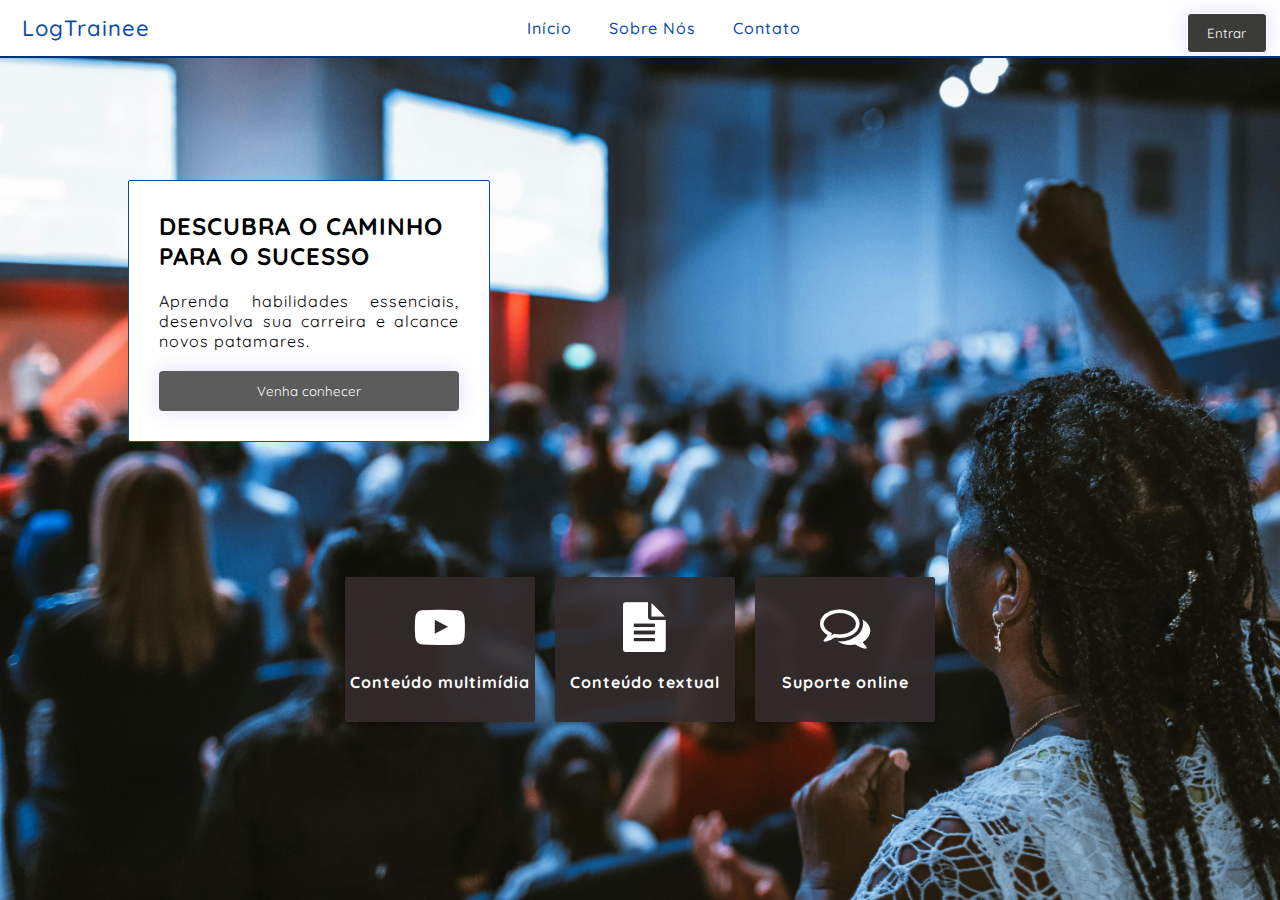
<file: index.html>
<!DOCTYPE html>
<html lang="en">
  <head>
    <meta charset="UTF-8" />
    <meta http-equiv="X-UA-Compatible" content="IE=edge" />
    <meta name="viewport" content="width=device-width, initial-scale=1.0" />
    <title>LogTrainee</title>
    <link href="estilo-header.css" rel="stylesheet" />
    <link rel="stylesheet" href="estilo-conteudo.css">
    <link rel="stylesheet" href="estilo-modal.css">
    <link rel="stylesheet" href="https://cdn.jsdelivr.net/npm/bootstrap-icons@1.10.3/font/bootstrap-icons.css">

    <link
      rel="stylesheet"
      href="https://cdnjs.cloudflare.com/ajax/libs/font-awesome/4.7.0/css/font-awesome.min.css"
    />
  </head>
  <body>
    <header id="header-container">

    </header>


    <main class="fullscreen">
      <div class="home-img">
        <div class="box-conteudo">
          <h2>DESCUBRA O CAMINHO PARA O SUCESSO</h2><br>
          <p> Aprenda habilidades essenciais, desenvolva sua carreira e alcance novos patamares.</p>
          <br><button onclick="clickabout()" class="about-btn">Venha conhecer</button>
        </div>

        <div class="box-descricao">
          <div class="desc">
            <i class="fa fa-youtube-play" aria-hidden="true"></i>
            <br><br><p class="titulo-box">Conteúdo multimídia</p><br>
            



            </p>
          </div>
        
          <div class="desc">
            <i class="fa fa-file-text" aria-hidden="true"></i>
            <br><br><p class="titulo-box">Conteúdo textual</p><br>
          </div>

      
          <div class="desc">
            <i class="fa fa-comments-o" aria-hidden="true"></i>
            <br><br><p class="titulo-box">Suporte online</p><br>
          </div>
    
        
        </div>



      </div>

      <section id="section-modal">
        <div id="loginModal" class="modal">
          <!-- Conteúdo do Modal -->
          <div class="modal-content">
              <span onclick="closemodal()" class="close">&times;</span>
              <form id="loginForm">
                  <h2>Login</h2><br>
                  <label for="username">Usuário</label>
                  <input type="text" id="username" name="username" required>
                  <label for="password">Senha</label>
                  <input type="password" id="password" name="password" required>
                  <button class="btn-entrar" type="submit">Entrar</button>
              </form>
              <p id="errorMessage" class="error-message"></p>

          </div>
      </div>

      </section>
      
    </main>
  </body>
</html>
<script src="script.js"></script>
<script src="verificar.js"></script>
</file>
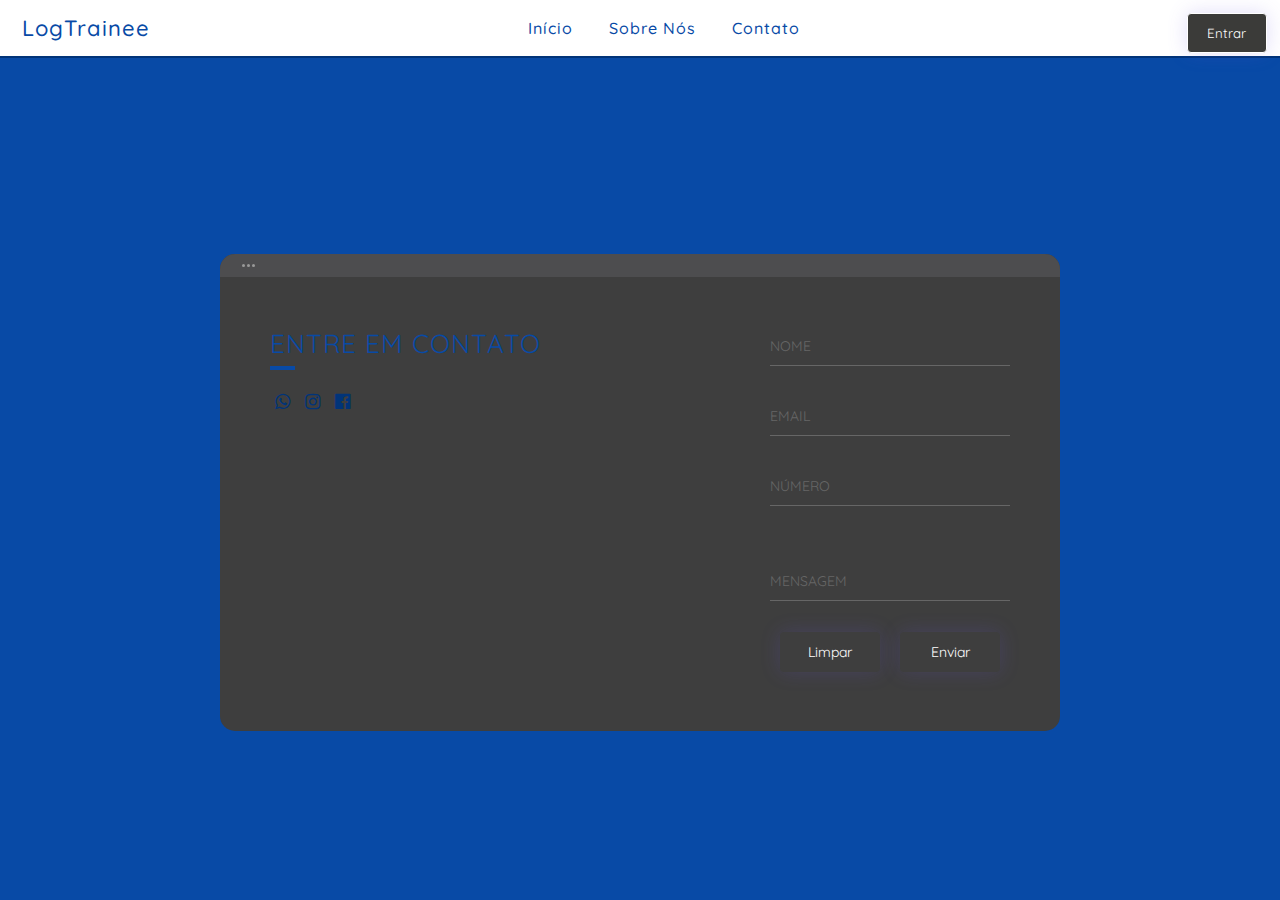
<file: contato.html>
<!DOCTYPE html>
<html lang="en">
  <head>
    <meta charset="UTF-8" />
    <meta http-equiv="X-UA-Compatible" content="IE=edge" />
    <meta name="viewport" content="width=device-width, initial-scale=1.0" />
    <title>CollabHub</title>
    <link rel="stylesheet" href="estilo-contato.css">
    <link rel="stylesheet" href="estilo-modal.css">

    <link rel="stylesheet" href="https://cdn.jsdelivr.net/npm/bootstrap-icons@1.10.3/font/bootstrap-icons.css">

    <link rel="stylesheet" href="https://cdnjs.cloudflare.com/ajax/libs/font-awesome/4.7.0/css/font-awesome.min.css"/>
  </head>
    
    <body>
        <header id="header-container">

        </header>

        <main>
            <div class="background">
                <div class="container">
                  <div class="screen">
                    <div class="screen-header">
                      <div class="screen-header-right">
                        <div class="screen-header-ellipsis"></div>
                        <div class="screen-header-ellipsis"></div>
                        <div class="screen-header-ellipsis"></div>
                      </div>
                    </div>
                    <div class="screen-body">
                      <div class="screen-body-item left">
                        <div class="app-title">
                          <span>ENTRE EM CONTATO</span>
                        </div>
                        <br><br>
                        <div class="redes-sociais">
                            <a href="#"><i class="fa fa-whatsapp" aria-hidden="true"></i></a>
                            <a href="#"><i class="fa fa-instagram" aria-hidden="true"></i></a>
                            <a href="#"><i class="fa fa-facebook-official" aria-hidden="true"></i></a>
                        </div>
                        <br>
                        <div class="localizacao">
                          <iframe src="https://www.google.com/maps/embed?pb=!1m18!1m12!1m3!1d7971.847513735154!2d-44.305581864654734!3d-2.531779021374441!2m3!1f0!2f0!3f0!3m2!1i1024!2i768!4f13.1!3m3!1m2!1s0x7f68ee2de64dab9%3A0x7d182615c038bf66!2sSenac!5e0!3m2!1spt-BR!2sbr!4v1715881931542!5m2!1spt-BR!2sbr" width="400" height="250" style="border:0;" allowfullscreen="" loading="lazy" referrerpolicy="no-referrer-when-downgrade"></iframe>                        </div>
                      </div>
                      <div class="screen-body-item">
                        <div class="app-form">
                          <div class="app-form-group">
                            <input class="app-form-control" placeholder="NOME">
                          </div>
                          <div class="app-form-group">
                            <input class="app-form-control" placeholder="EMAIL">
                          </div>
                          <div class="app-form-group">
                            <input class="app-form-control" placeholder="NÚMERO">
                          </div>
                          <div class="app-form-group message">
                            <input class="app-form-control" placeholder="MENSAGEM">
                          </div>
                          <div class="app-form-group buttons">
                            <button class="app-form-button">Limpar</button>
                            <button class="app-form-button">Enviar</button>
                          </div>
                        </div>
                      </div>
                    </div>
                  </div>
                </div> 



              </div>

              <section id="section-modal">
                <div id="loginModal" class="modal">
                  <!-- Conteúdo do Modal -->
                  <div class="modal-content">
                      <span onclick="closemodal()" class="close">&times;</span>
                      <form id="loginForm">
                          <h2>Login</h2><br>
                          <label for="username">Usuário</label>
                          <input type="text" id="username" name="username" required>
                          <label for="password">Senha</label>
                          <input type="password" id="password" name="password" required>
                          <button class="btn-entrar" type="submit">Entrar</button>
                      </form>
                      <p id="errorMessage" class="error-message"></p>
        
                  </div>
              </div>
        
              </section>
              
            
        </main>
  
    
    </body>
</html>
<script src="script.js"></script>
<script src="verificar.js"></script>
</file>
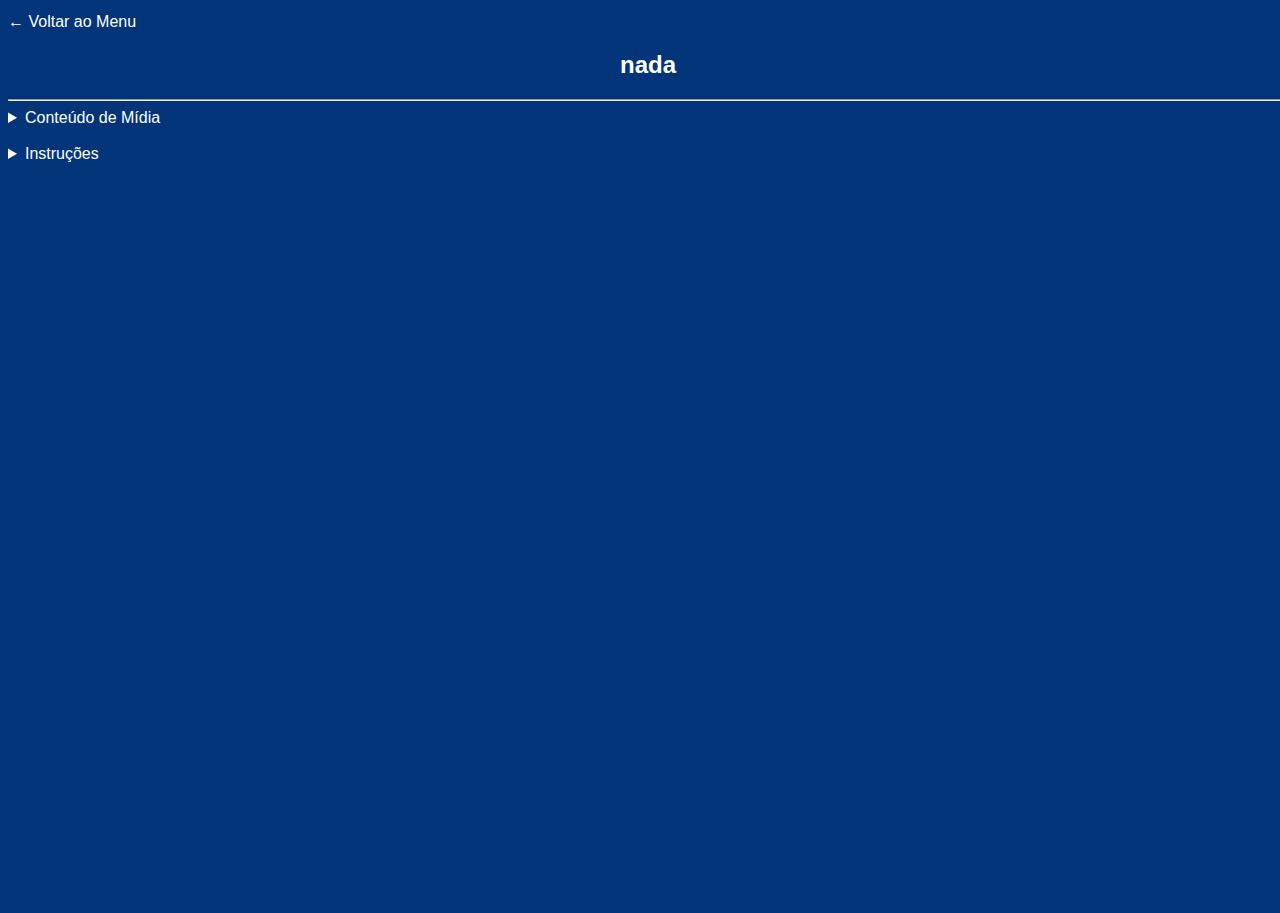
<file: instrucao.html>
<!DOCTYPE html>
<html lang="en">
<head>
    <meta charset="UTF-8">
    <meta name="viewport" content="width=device-width, initial-scale=1.0">
    <link rel="stylesheet" href="estilo-instrucao.css">
    <link rel="stylesheet" href="https://cdnjs.cloudflare.com/ajax/libs/font-awesome/4.7.0/css/font-awesome.min.css"/>

    <link rel="stylesheet" href="https://cdn.jsdelivr.net/npm/bootstrap-icons@1.10.3/font/bootstrap-icons.css">

    <title>LogTrainee</title>
</head>
<body class="container-cursos">
    <div style="text-align: left;">
        <a class="btn-quit" href="servicos.html">&larr; Voltar ao Menu</a>  
    </div>
    <main>
        
        <h2 id="titulo"></h2><hr>
        
            <details>
                <summary class="sumario">Conteúdo de Mídia</summary>
                <div class="conteudo-video">
                    <iframe id="video" src="" width="600" height="400" allow="autoplay" allowfullscreen fullscreen ></iframe>
                    <iframe id="video2" src="" width="600" height="400" allow="autoplay" allowfullscreen fullscreen></iframe>
                </div>                
            </details><br>


            <details>
                <summary class="sumario">Instruções</summary>
                <div class="conteudo-leitura">
                    <container id="titulo-texto">

                    </container>

                </div>                
            </details>

         
        </div>
    </main>

</body>
</html>
<script src="curso.js"></script>
</file>
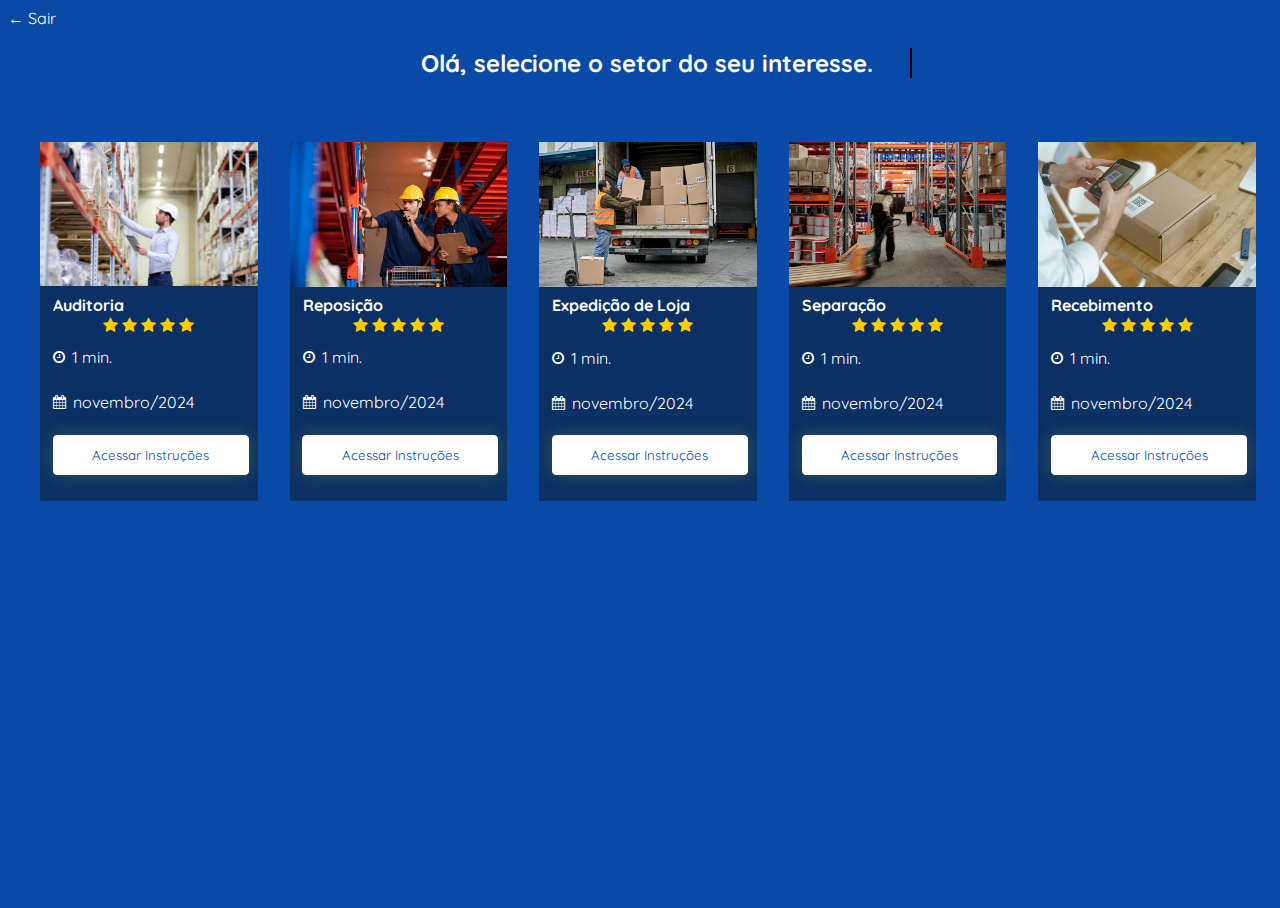
<file: servicos.html>
<!DOCTYPE html>
<html lang="en">
  <head>
    <meta charset="UTF-8" />
    <meta http-equiv="X-UA-Compatible" content="IE=edge" />
    <meta name="viewport" content="width=device-width, initial-scale=1.0" />
    <title>LogTrainee</title>
    <link rel="stylesheet" href="estilo-servicos.css">

    <link rel="stylesheet" href="https://cdn.jsdelivr.net/npm/bootstrap-icons@1.10.3/font/bootstrap-icons.css">
    <link rel="stylesheet" href="//maxcdn.bootstrapcdn.com/font-awesome/4.3.0/css/font-awesome.min.css">


    <link
      rel="stylesheet"
      href="https://cdnjs.cloudflare.com/ajax/libs/font-awesome/4.7.0/css/font-awesome.min.css"
    />
  </head>
    
    <body class="container-cursos"> 
      <div style="text-align: left;">
        <a class="btn-quit" href="index.html">&larr; Sair</a>  
      </div>
        <main>
          <div style="width: 100vw; justify-content: center; text-align: center;"></div><h2 class="typing-effect">Olá, selecione o setor do seu interesse. </h2><br>
          </div><br>
<!----------------------------FINANCEIRO-->

            <div id="tbl2" class="container-esp"><br>
            <div class="cursos">

              <div class="curso"><img src="auditoria.jpeg" alt=""><h4>Auditoria</h4>
                <div class="estrelas">
                  <input type="radio" id="cm_star-empty" name="fb" value="" checked/>
                  <label for="cm_star-1"><i class="fa"></i></label>
                  <input type="radio" id="cm_star-1" name="fb" value="1"/>
                  <label for="cm_star-2"><i class="fa"></i></label>
                  <input type="radio" id="cm_star-2" name="fb" value="2"/>
                  <label for="cm_star-3"><i class="fa"></i></label>
                  <input type="radio" id="cm_star-3" name="fb" value="3"/>
                  <label for="cm_star-4"><i class="fa"></i></label>
                  <input type="radio" id="cm_star-4" name="fb" value="4"/>
                  <label for="cm_star-5"><i class="fa"></i></label>
                  <input type="radio" id="cm_star-5" name="fb" value="5"/>
                </div>
                <div class="desc-curso">
                  <i class="fa fa-clock-o" aria-hidden="true"></i><p>1 min.</p>
                </div>
              
                <div class="desc-curso">
                  <i class="fa fa-calendar" aria-hidden="true"></i><p>novembro/2024</p>
                </div>

                <button onclick="clickCurso('Auditoria')" class="btn-curso">Acessar Instruções</button>

              </div>


              <div class="curso"><img src="reposicao.jpeg" alt=""><h4>Reposição</h4>
                <div class="estrelas">
                  <input type="radio" id="cm_star-empty" name="fb" value="" checked/>
                  <label for="cm_star-1"><i class="fa"></i></label>
                  <input type="radio" id="cm_star-1" name="fb" value="1"/>
                  <label for="cm_star-2"><i class="fa"></i></label>
                  <input type="radio" id="cm_star-2" name="fb" value="2"/>
                  <label for="cm_star-3"><i class="fa"></i></label>
                  <input type="radio" id="cm_star-3" name="fb" value="3"/>
                  <label for="cm_star-4"><i class="fa"></i></label>
                  <input type="radio" id="cm_star-4" name="fb" value="4"/>
                  <label for="cm_star-5"><i class="fa"></i></label>
                  <input type="radio" id="cm_star-5" name="fb" value="5"/>
                </div>
                <div class="desc-curso">
                  <i class="fa fa-clock-o" aria-hidden="true"></i><p>1 min.</p>
                </div>
              
                <div class="desc-curso">
                  <i class="fa fa-calendar" aria-hidden="true"></i><p>novembro/2024</p>
                </div>
                <button onclick="clickCurso('Reposição')" class="btn-curso">Acessar Instruções</button>

              </div>

              
              
              <div class="curso"><img src="expedicao.jpeg" alt=""><h4>Expedição de Loja</h4>
                <div class="estrelas">
                  <input type="radio" id="cm_star-empty" name="fb" value="" checked/>
                  <label for="cm_star-1"><i class="fa"></i></label>
                  <input type="radio" id="cm_star-1" name="fb" value="1"/>
                  <label for="cm_star-2"><i class="fa"></i></label>
                  <input type="radio" id="cm_star-2" name="fb" value="2"/>
                  <label for="cm_star-3"><i class="fa"></i></label>
                  <input type="radio" id="cm_star-3" name="fb" value="3"/>
                  <label for="cm_star-4"><i class="fa"></i></label>
                  <input type="radio" id="cm_star-4" name="fb" value="4"/>
                  <label for="cm_star-5"><i class="fa"></i></label>
                  <input type="radio" id="cm_star-5" name="fb" value="5"/>
                </div>
                <div class="desc-curso">
                  <i class="fa fa-clock-o" aria-hidden="true"></i><p>1 min.</p>
                </div>
              
                <div class="desc-curso">
                  <i class="fa fa-calendar" aria-hidden="true"></i><p>novembro/2024</p>
                </div>
                <button onclick="clickCurso('Expedição de Loja')" class="btn-curso">Acessar Instruções</button>

              </div>
            

              
              
              <div class="curso"><img src="separacao.jpg" alt=""><h4>Separação</h4>
                <div class="estrelas">
                  <input type="radio" id="cm_star-empty" name="fb" value="" checked/>
                  <label for="cm_star-1"><i class="fa"></i></label>
                  <input type="radio" id="cm_star-1" name="fb" value="1"/>
                  <label for="cm_star-2"><i class="fa"></i></label>
                  <input type="radio" id="cm_star-2" name="fb" value="2"/>
                  <label for="cm_star-3"><i class="fa"></i></label>
                  <input type="radio" id="cm_star-3" name="fb" value="3"/>
                  <label for="cm_star-4"><i class="fa"></i></label>
                  <input type="radio" id="cm_star-4" name="fb" value="4"/>
                  <label for="cm_star-5"><i class="fa"></i></label>
                  <input type="radio" id="cm_star-5" name="fb" value="5"/>
                </div>
                <div class="desc-curso">
                  <i class="fa fa-clock-o" aria-hidden="true"></i><p>1 min.</p>
                </div>
              
                <div class="desc-curso">
                  <i class="fa fa-calendar" aria-hidden="true"></i><p>novembro/2024</p>
                </div>
                <button onclick="clickCurso('Separação')" class="btn-curso">Acessar Instruções</button>

              </div>

              <div class="curso"><img src="recebimento.jpg" alt=""><h4>Recebimento</h4>
                <div class="estrelas">
                  <input type="radio" id="cm_star-empty" name="fb" value="" checked/>
                  <label for="cm_star-1"><i class="fa"></i></label>
                  <input type="radio" id="cm_star-1" name="fb" value="1"/>
                  <label for="cm_star-2"><i class="fa"></i></label>
                  <input type="radio" id="cm_star-2" name="fb" value="2"/>
                  <label for="cm_star-3"><i class="fa"></i></label>
                  <input type="radio" id="cm_star-3" name="fb" value="3"/>
                  <label for="cm_star-4"><i class="fa"></i></label>
                  <input type="radio" id="cm_star-4" name="fb" value="4"/>
                  <label for="cm_star-5"><i class="fa"></i></label>
                  <input type="radio" id="cm_star-5" name="fb" value="5"/>
                </div>
                <div class="desc-curso">
                  <i class="fa fa-clock-o" aria-hidden="true"></i><p>1 min.</p>
                </div>
              
                <div class="desc-curso">
                  <i class="fa fa-calendar" aria-hidden="true"></i><p>novembro/2024</p>
                </div>
                <button onclick="clickCurso('Recebimento')" class="btn-curso">Acessar Instruções</button>

              </div>



            </div><br>
            </div>


              </div>
            
             </div>

            </div>






          </div>
          
        
        </main>
  
    
    </body>
</html>
<script src="servicos.js"></script>
</file>
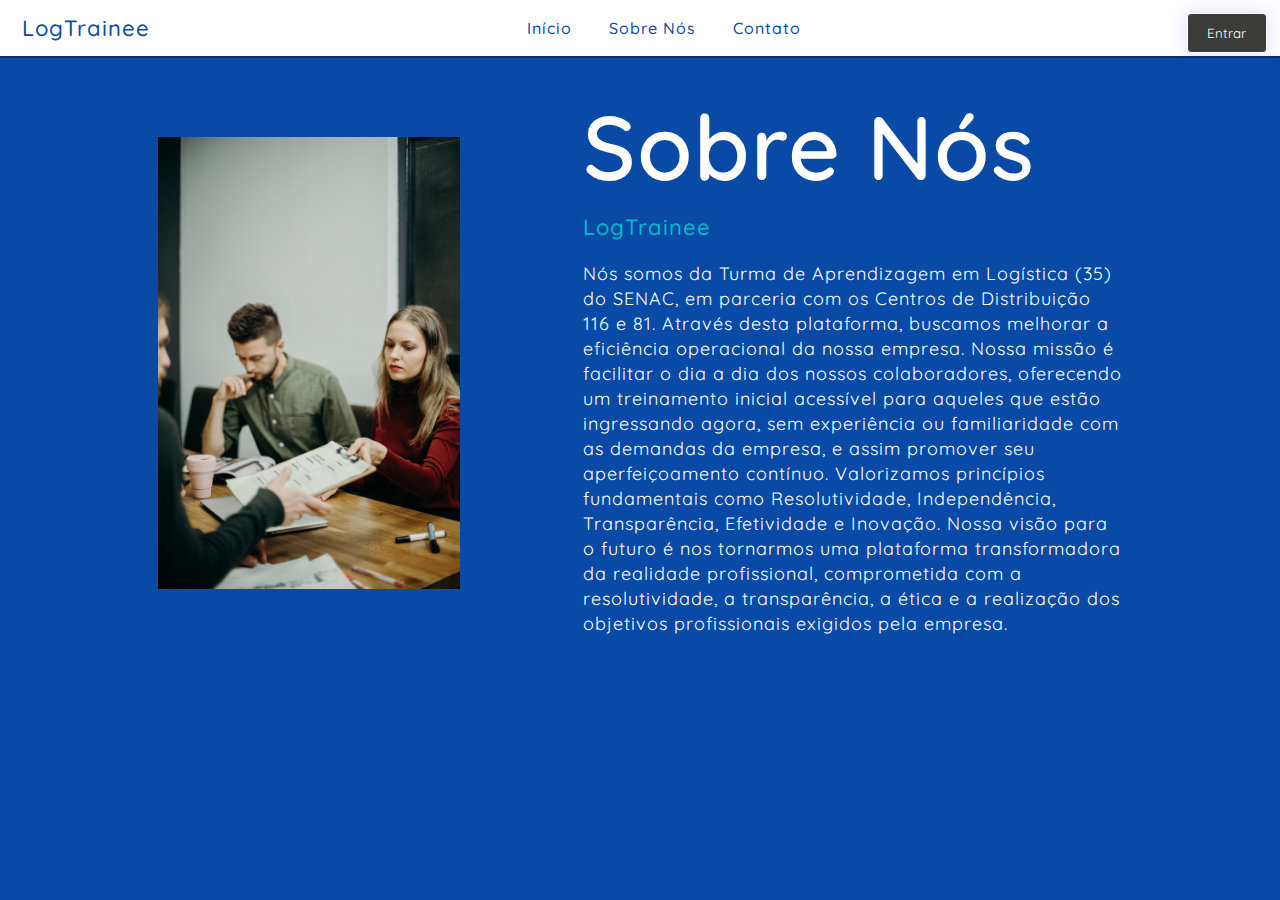
<file: sobre.html>
<!DOCTYPE html>
<html lang="en">
  <head>
    <meta charset="UTF-8" />
    <meta http-equiv="X-UA-Compatible" content="IE=edge" />
    <meta name="viewport" content="width=device-width, initial-scale=1.0" />
    <title>CollabHub</title>
    <link rel="stylesheet" href="estilo-sobre.css">
    <link rel="stylesheet" href="estilo-modal.css">

    <link rel="stylesheet" href="https://cdn.jsdelivr.net/npm/bootstrap-icons@1.10.3/font/bootstrap-icons.css">

    <link
      rel="stylesheet"
      href="https://cdnjs.cloudflare.com/ajax/libs/font-awesome/4.7.0/css/font-awesome.min.css"
    />
  </head>
    
    <body>
        <header id="header-container">

        </header>

        <main>
          <section class="about-us">
            <div class="about">
              <img src="sobre.jpg" class="pic">
              <div class="text">
                <h2>Sobre Nós</h2>
                <h5>LogTrainee</h5>
                  <p>Nós somos da Turma de Aprendizagem em Logística (35) do SENAC, em parceria com os Centros de Distribuição 116 e 81. Através desta plataforma, buscamos melhorar a eficiência operacional da nossa empresa. Nossa missão é facilitar o dia a dia dos nossos colaboradores, oferecendo um treinamento inicial acessível para aqueles que estão ingressando agora, sem experiência ou familiaridade com as demandas da empresa, e assim promover seu aperfeiçoamento contínuo.

                    Valorizamos princípios fundamentais como Resolutividade, Independência, Transparência, Efetividade e Inovação. Nossa visão para o futuro é nos tornarmos uma plataforma transformadora da realidade profissional, comprometida com a resolutividade, a transparência, a ética e a realização dos objetivos profissionais exigidos pela empresa.</p>
                <!--<div class="data">
                  <button class="hire">Conheça nossos Serviços</button>
                </div> -->

              </div>
            </div>
          </section>

          <section id="section-modal">
            <div id="loginModal" class="modal">
              <!-- Conteúdo do Modal -->
              <div class="modal-content">
                  <span onclick="closemodal()" class="close">&times;</span>
                  <form id="loginForm">
                      <h2>Login</h2><br>
                      <label for="username">Usuário</label>
                      <input type="text" id="username" name="username" required>
                      <label for="password">Senha</label>
                      <input type="password" id="password" name="password" required>
                      <button class="btn-entrar" type="submit">Entrar</button>
                  </form>
                  <p id="errorMessage" class="error-message"></p>
    
              </div>
          </div>
    
          </section>
            
        </main>
  
    
    </body>
</html>
<script src="script.js"></script>
<script src="verificar.js"></script>
</file>
<file: estilo-header.css>
@import url('https://fonts.googleapis.com/css2?family=Quicksand:wght@300..700&display=swap');

:root {
  --bgcolor: white;
  font-family: "Quicksand", sans-serif;  
  letter-spacing: 1px;

}

* {
  margin: 0;
  padding: 0;
}

.page-header {
  background-color: var(--bgcolor);
  padding: 0.2rem;
  display: flex;
  justify-content: space-between;
}
.logo {
  color: #084aa6;
  align-self: center;
  margin-left: 1.2rem;
  font-size: 2.5rem;
  display: flex;
  align-items: center;
  cursor: pointer;
}

.barra-header {
  border: 1px solid #013479;
}

header {
  position: fixed;
  z-index: 1000;
  width: 100%;
}
.nav-bar {
  margin: auto;
}

.nav-bar a {
  color: #084aa6;
  padding: 1rem;
  cursor: pointer;
  text-decoration: none;
  font-size: 1rem;
  font-weight: 500 ;
}

.nav-bar a:hover {
  background-color: rgba(128, 128, 128, 0.171);
  border-radius: 5px;
}

.menu-icon {
  color: #013479;
  cursor: pointer;
  display: none;
}

.img-logo {
  width: 5vw;
}
.logo h5 {
  font-size: 22px;
  font-weight: 500;
}

button {
  cursor: pointer;
  border: 0;
  border-radius: 4px;
  margin: 0 10px;
  width: 100px;
  height: 40px;
  padding: 4px 0;
  box-shadow: 0 0 20px rgba(104, 85, 224, 0.2);
  transition: 0.4s;
  align-items: center;
  font-family: "Quicksand", sans-serif;  

}

button:hover {
  color: white;
  box-shadow: 0 0 20px rgba(104, 85, 224, 0.6);
  background-color: #013479;
}

.login-btn {
  width: 80px;
  margin-top: 10px;
  color: white;
  background-color: #3b3b39;
  border: 1px solid white;
}

footer {
  background-color: #04baca;
}


@media screen and (max-width: 700px) {
  .nav-bar {
    display: none;
    position: absolute;
    top: 3.7rem;
    left: 0;
    width: 100%;
    background-color: var(--bgcolor);
    text-align: center;
  }

  .nav-bar.responsive {
    display: block;
  }

  .nav-bar a {
    display: block;
  }

  .menu-icon {
    display: block;
    z-index: 1;
  }

  button {
    padding: 0.4rem;
  }
  .logo {
    font-size: 1.4rem;
  }
}
</file>
<file: estilo-conteudo.css>
.about-btn {
  width: 300px;
  color: white;
  background-color: #000000a3;
  border: 0px solid #084aa6;
  margin: 0;

}

.home-img {
  background-image: url(fundo-img.jpg);
  background-size: cover;
  height:100%;
  width:100%;
  position: absolute;
  max-height: 900px;
}

.box-conteudo{
  background-color: white;
  width: 300px;
  top: 20%;
  left: 10%;
  position: relative;
  padding: 30px;
  border: 1px solid #084aa6;
  border-radius: 2px;
}

.box-descricao{
  position: relative;
  display: flex;
  top: 35%;
  justify-content: center;
}
.desc {
  height: 120px;
  max-width: 200px;
  margin: 0 10px 0 10px;
  min-width: 170px;
  background-color: #332b2beb;
  box-shadow: rgba(0, 0, 0, 0.15) 0px 3px 3px 0px;
  text-align: center;
  border-radius: 2px;
  padding: 25px 5px 0px 5px;
  overflow: auto;
  color: white;



}

.desc:hover i{
  color: #084aa6;
}

.desc i{
  font-size: 50px;
  color:white ;
  border-radius: 10px;
 

}
.fullscreen {
  max-width: 100%;
  background-color: black;
}

.titulo-box{
  font-size: 16px;
  font-weight: 800; 
}

.desc-box{
  font-size: 14px;
  text-align:justify;
  font-weight: 300; 
  padding: 5px;
}

.box-conteudo p{
  text-align:justify;
  
}
</file>
<file: estilo-modal.css>
/* O Modal (escondido por padrão) */
.modal {
    display: none;
    position: fixed;
    z-index: 1;
    left: 0;
    top: 0;
    width: 100%;
    height: 100%;
    overflow: auto;
    background-color: rgb(0, 0, 0);
    background-color: rgba(0, 0, 0, 0.4);
    padding-top: 60px;
  }
  .btn-entrar {
    width: 100%;
    margin-top: 10px;
    color: white;
    background-color: #013479;
    border: 1px solid #04baca;
    margin: 0;
  }
  
  
  
  form h2{
    text-align: center;
  }


  /* Conteúdo do Modal */
  .modal-content {
    background-color: #fefefe;
    margin: 5% auto;
    padding: 20px;
    border: 1px solid #888;
    width: 80%;
    max-width: 400px;
    border-radius: 10px;
  }
  
  /* Botão para fechar o modal */
  .close {
    color: #aaa;
    float: right;
    font-size: 28px;
    font-weight: bold;
  }
  
  .close:hover,
  .close:focus {
    color: black;
    text-decoration: none;
    cursor: pointer;
  }
  

  .error-message {
    color: red;
    margin-top: 10px;
  }
  
  /* Estilos do formulário */
  form {
    display: flex;
    flex-direction: column;
  }
  
  label {
    margin-bottom: 8px;
  }
  
  input {
    margin-bottom: 16px;
    padding: 8px;
    font-size: 16px;
  }
</file>
<file: estilo-contato.css>
@import url('https://fonts.googleapis.com/css2?family=Quicksand:wght@300..700&display=swap');


*, *:before, *:after {
    box-sizing: border-box;
    -webkit-font-smoothing: antialiased;
    -moz-osx-font-smoothing: grayscale;
  }
  
  main {
    background-color: #084aa6;
  }
  body {
    font-size: 12px;
  }
  
  body, button, input {
    font-family: 'Quicksand', sans-serif;
  }

  .section-mapa {
    margin: auto;

  }
  
  .background {
    display: flex;
    min-height: 100vh;
  }
  
  .container {
    flex: 0 1 700px;
    margin: auto;
    padding: 10px;
  }
  
  .screen {
    position: relative;
    background: #3e3e3e;
    border-radius: 15px;
    margin-top: 10%;
    
  }

  .section-mapa {
    position: relative;
    background: #3e3e3e;
    border-radius: 15px;

  }

  .section-mapa:after {
    content: '';
    display: block;
    position: absolute;
    top: 0;
    left: 20px;
    right: 20px;
    bottom: 0;
    border-radius: 15px;
    box-shadow: 0 20px 40px rgba(0, 0, 0, .4);
    z-index: -1;

  }
  
  .screen:after {
    content: '';
    display: block;
    position: absolute;
    top: 0;
    left: 20px;
    right: 20px;
    bottom: 0;
    border-radius: 15px;
    box-shadow: 0 20px 40px rgba(0, 0, 0, .4);
    z-index: -1;
  }
  
  .screen-header {
    display: flex;
    align-items: center;
    padding: 10px 20px;
    background: #4d4d4f;
    border-top-left-radius: 15px;
    border-top-right-radius: 15px;
  }

  .mapa {
    padding: 10px;
  }
  
  .screen-header-left {
    margin-right: auto;
  }
  
  .screen-header-button {
    display: inline-block;
    width: 8px;
    height: 8px;
    margin-right: 3px;
    border-radius: 8px;
    background: white;
  }
  
  .screen-header-button.close {
    background: #ed1c6f;
  }
  
  .screen-header-button.maximize {
    background: #e8e925;
  }
  
  .screen-header-button.minimize {
    background: #74c54f;
  }
  
  .screen-header-right {
    display: flex;
  }
  
  .screen-header-ellipsis {
    width: 3px;
    height: 3px;
    margin-left: 2px;
    border-radius: 8px;
    background: #999;
  }
  
  .screen-body {
    display: flex;
  }
  
  .screen-body-item {
    flex: 1;
    padding: 50px;
  }
  
  .screen-body-item.left {
    display: flex;
    flex-direction: column;
  }
  
  .app-title {
    display: flex;
    flex-direction: column;
    position: relative;
    color: #084aa6;
    font-size: 26px;
  }
  
  .app-title:after {
    content: '';
    display: block;
    position: absolute;
    left: 0;
    bottom: -10px;
    width: 25px;
    height: 4px;
    background: #084aa6;
  }
  
  .app-contact {
    margin-top: auto;
    font-size: 8px;
    color: #888;
  }
  
  .app-form-group {
    margin-bottom: 15px;
  }
  
  .app-form-group.message {
    margin-top: 40px;
  }
  
  .app-form-group.buttons {
    margin-bottom: 0;
    text-align: right;
    display: flex;
  }
  
  .app-form-control {
    width: 100%;
    padding: 10px 0;
    background: none;
    border: none;
    border-bottom: 1px solid #666;
    color: #ddd;
    font-size: 14px;
    text-transform: uppercase;
    outline: none;
    transition: border-color .2s;
  }
  
  .app-form-control::placeholder {
    color: #666;
  }
  
  .app-form-control:focus {
    border-bottom-color: #ddd;
  }
  
  .app-form-button {
    background: none;
    border: none;
    color: white  ;
    font-size: 14px;
    cursor: pointer;
    outline: none;
  }
  
  .app-form-button:hover {
    color: white;
  }
  
  .credits {
    display: flex;
    justify-content: center;
    align-items: center;
    margin-top: 20px;
    color: #ffa4bd;
    font-family: 'Quicksand', sans-serif;
    font-size: 16px;
    font-weight: normal;
  }
  
  .credits-link {
    display: flex;
    align-items: center;
    color: #fff;
    font-weight: bold;
    text-decoration: none;
  }
  
  .dribbble {
    width: 20px;
    height: 20px;
    margin: 0 5px;
  }
  
  .redes-sociais a{
    color: #013479;
    font-size: 18px;
    margin: 0 5px 0 5px;
  }

  .redes-sociais a:hover{
    color: white;

  }
  @media screen and (max-width: 520px) {
    .screen-body {
      flex-direction: column;
    }
  
    .screen-body-item.left {
      margin-bottom: 30px;
    }
  
    .app-title {
      flex-direction: row;
    }
  
    .app-title span {
      margin-right: 12px;
    }
  
    .app-title:after {
      display: none;
    }
  }
  
  @media screen and (max-width: 600px) {
    .screen-body {
      padding: 40px;
    }
  
    .screen-body-item {
      padding: 0;
    }
  }
</file>
<file: estilo-instrucao.css>
:root {
    --bgcolor: white;
    font-family: "Quicksand", sans-serif;  
    overflow-x: hidden;
    padding-top: 5px;
  }

 .container-cursos {
    display: block;
    position: absolute;
    width: 100%;
    background-color: #013479;
    color: white;
    text-align: center;
    height: 100%;
}

.sumario {
  cursor: pointer;
  text-align: left;
  font-size:16px;
  font-weight: 500;
}

.conteudo-leitura p{
  text-align: left;
  width: 95%;
}

.btn-quit {
  text-decoration:none;
  color: white;
}

.btn-quit:hover {
  text-decoration:none;
  color: red;
}
#titulo-texto h3 {
  text-align: left;
  color: #04baca;
}

#titulo-texto {
  width: 100%;
}

#titulo-texto p{
  text-align: justify;
}
#video {
  box-shadow: rgba(0, 0, 0, 0.16) 0px 3px 6px, rgba(0, 0, 0, 0.23) 0px 3px 6px;
}
</file>
<file: estilo-servicos.css>
@import url('https://fonts.googleapis.com/css2?family=Quicksand:wght@300..700&display=swap');


:root {
    --bgcolor: #084aa6;
    font-family: "Quicksand", sans-serif;  
    overflow: hidden;
  }

.container-cursos {
    display: block;
    position: absolute;
    width: 100%;
    background-color: #084aa6;
    color: white;
    text-align: center;
    height: 100%;
}

.btn-quit {
    text-decoration:none;
    color: white;
}

.btn-quit:hover {
    text-decoration:none;
    color: red;
}
.cursos {
    display: flex;
    justify-content: space-evenly;
}

.curso {
    background-color: #0b3064;
    text-align: left;
    padding-bottom: 2%;
    max-width: 17vw;

}

.curso h4 {
    font-size: 16px;
    padding-left: 6%;
    padding-top: 2%;
    margin: 0;
    
}


.curso img {
    width: 100%;
}

.desc-curso {
    display: flex;
    align-items: center;
    padding-left: 6%;
    height: 5vh;
    
}

.desc-curso i {
    margin-right: 7px;    
    font-size: 14px;
}

.btn-curso {
    cursor: pointer;
    border-radius: 4px;
    height: 40px;
    padding: 4px 0;
    box-shadow: 0 0 20px rgba(203, 240, 37, 0.2);
    transition: 0.4s;
    align-items: center;
    font-family: "Quicksand", sans-serif;  
    width: 90%;
    margin-top: 10px;
    color: #084aa6;
    background-color:  white;
    border: 1px solid white;
    margin-left: 1vw;
}

.btn-curso:hover{
    color: white;
    box-shadow: 0 0 20px rgba(203, 240, 37, 0.2);
    background-color: #084aa6;
    border: white solid 1px;
}
.container-esp {
    display: block;
}

.btn-cont {
    cursor: pointer;
    margin: 0 13px 0 13px;

}

.btn-cont:hover{
    color:#04baca;
}

.typing-effect {
    font-size: 24px;
    display: inline-block;
    border-right: 2px solid black; /* Cursor de digitação */
    white-space: nowrap;
    overflow: hidden; /* Esconde o texto não exibido */
    width: 35ch; /* Defina a largura do texto */
    animation: typing 2s steps(30, end), blink-caret 0.75s step-end infinite;
}

/* Animação de digitação */
@keyframes typing {
    from { width: 0; }
    to { width: 40%; }
}

/* Animação do cursor piscante */
@keyframes blink-caret {
    from, to { border-color: transparent; }
    50% { border-color: white; }
}

.estrelas input[type=radio] {
    display: none;
  }
  .estrelas label i.fa:before {
    content:'\f005';
    color: #FC0;
  }
  .estrelas input[type=radio]:checked ~ label i.fa:before {
    color: #FC0;
  }

.estrelas {
    text-align:center;
}
</file>
<file: estilo-sobre.css>
@import url('https://fonts.googleapis.com/css2?family=Quicksand:wght@300..700&display=swap');
*{
  margin: 0;
  padding: 0;
  box-sizing: border-box;
  font-family: 'Quicksand', sans-serif;
}
.about-us{
  height: 100vh;
  width: 100%;
  padding: 90px 0;
  background: #084aa6;
  color: white;
}
.pic{
  height: auto;
  width:  302px;
}
.about{
  width: 1130px;
  max-width: 85%;
  margin: 0 auto;
  display: flex;
  align-items: center;
  justify-content: space-around;
}
.text{
  width: 540px;
}
.text h2{
  font-size: 90px;
  font-weight: 600;
  margin-bottom: 10px;

}
.text h5{
  font-size: 22px;
  font-weight: 500;
  margin-bottom: 20px;
  color: #04baca;
}
span{
  color: #4070f4;
}
.text p{
  font-size: 18px;
  line-height: 25px;
  letter-spacing: 1px;
}
.data{
  margin-top: 30px;
}
.hire{
    cursor: pointer;
    border-radius: 4px;
    height: 40px;
    padding: 4px 0;
    box-shadow: 0 0 20px rgba(104, 85, 224, 0.2);
    transition: 0.4s;
    align-items: center;
    font-family: "Quicksand", sans-serif;  
    width: 100%;
    margin-top: 10px;
    color: white;
    background-color: #013479;
    border: 1px solid #04baca
}
.hire:hover{
    color: white;
    box-shadow: 0 0 20px rgba(104, 85, 224, 0.6);
    background-color: #04baca;
}
</file>
